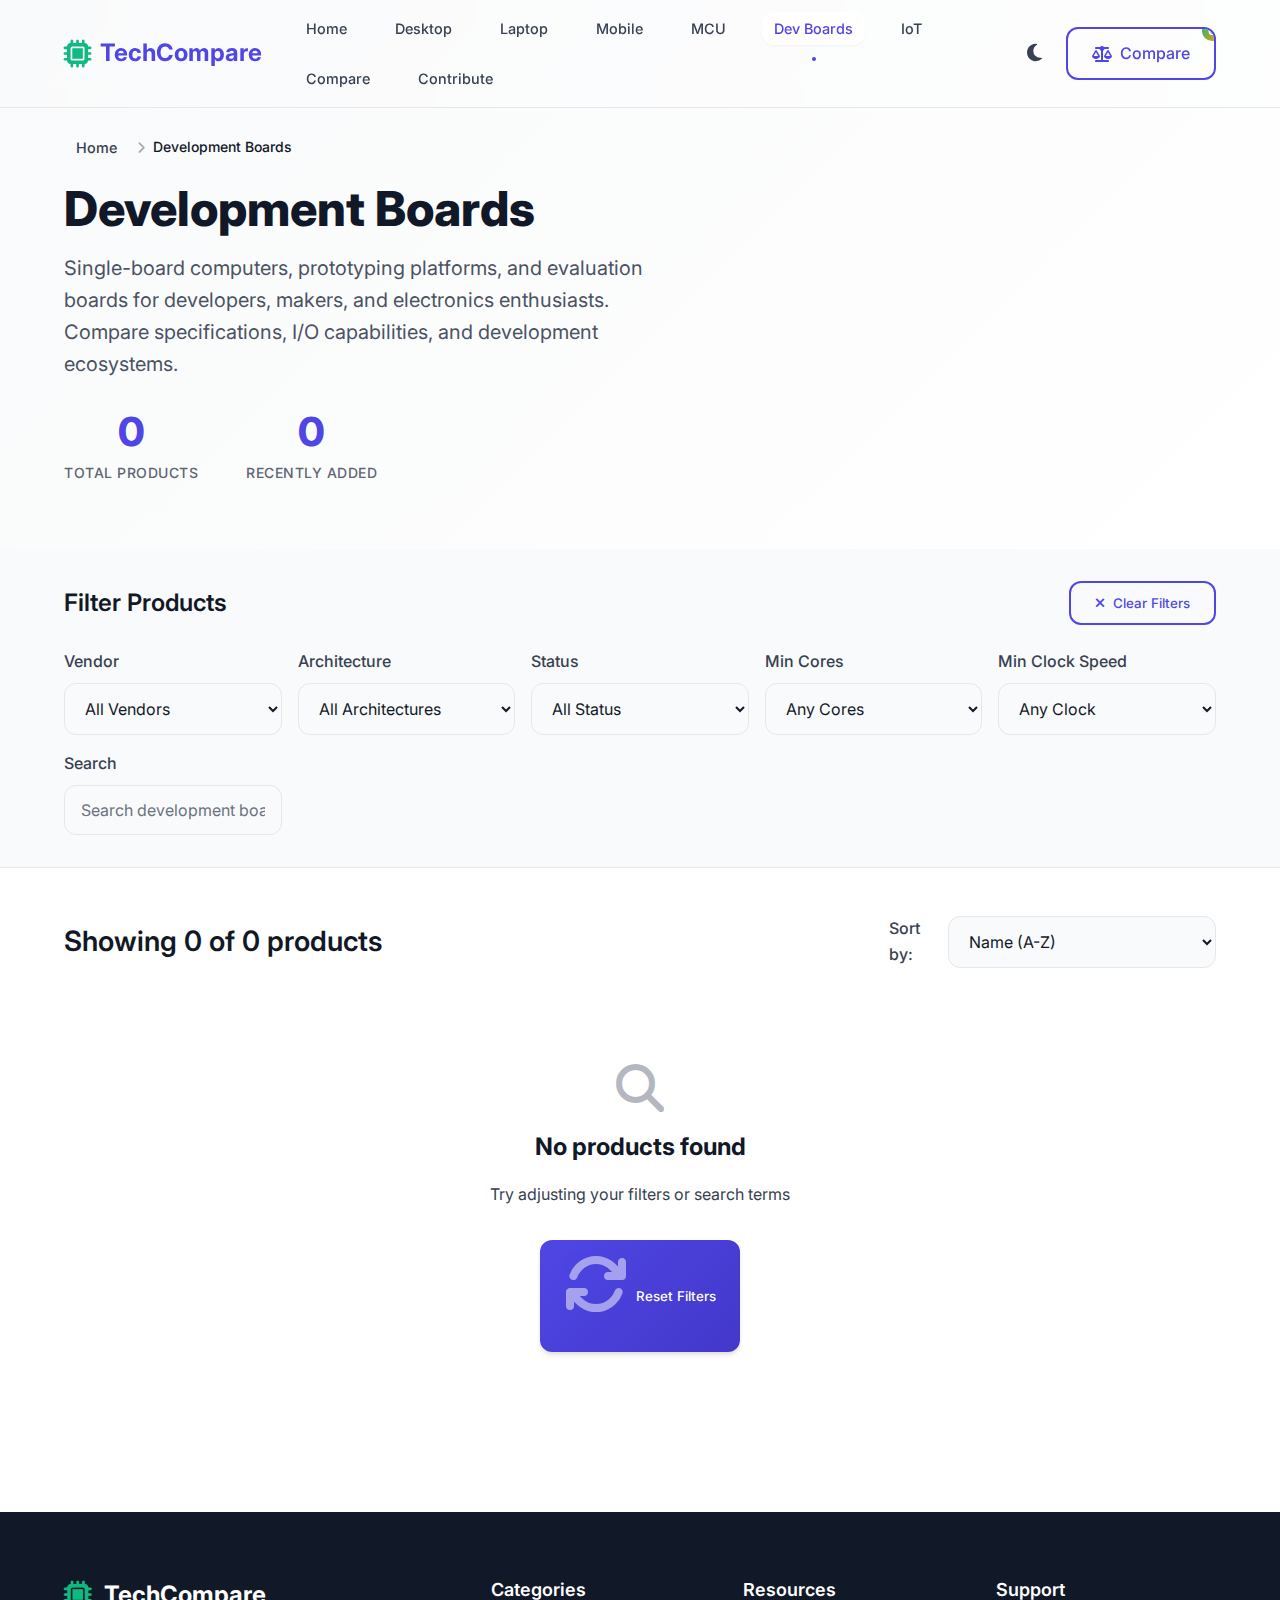
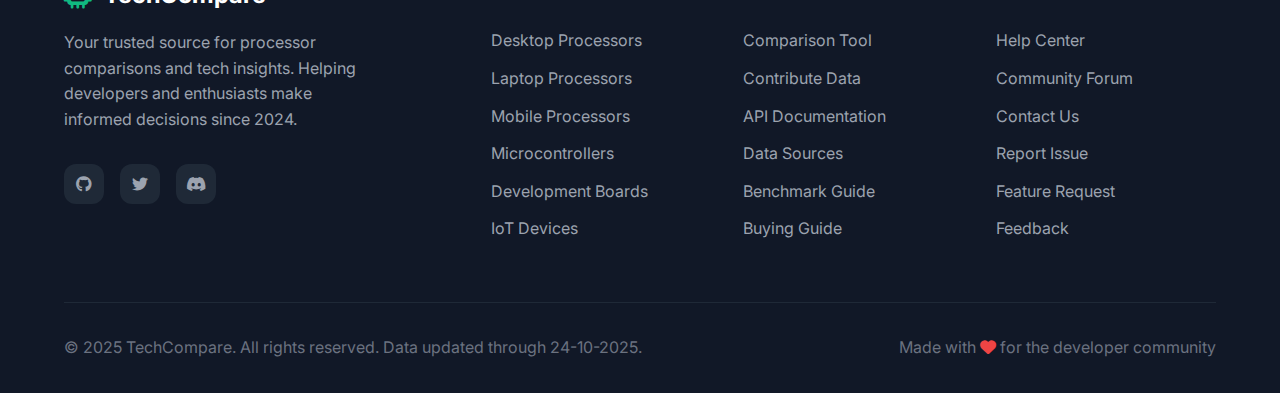
<file: dev-boards.html>
<!DOCTYPE html>
<html lang="en">
<head>
    <meta charset="UTF-8">
    <meta name="viewport" content="width=device-width, initial-scale=1.0">
    <title>Development Boards | TechCompare</title>
    <link rel="stylesheet" href="css/style.css">
    <link rel="stylesheet" href="https://cdnjs.cloudflare.com/ajax/libs/font-awesome/6.4.0/css/all.min.css">
    <link href="https://fonts.googleapis.com/css2?family=Inter:wght@300;400;500;600;700&family=JetBrains+Mono:wght@400;500&display=swap" rel="stylesheet">
</head>
<body class="light-mode">
    <!-- Header -->
    <header>
        <div class="container">
            <div class="header-content">
                <div class="logo">
                    <a href="index.html" style="text-decoration: none; color: inherit; display: flex; align-items: center; gap: 0.5rem;">
                        <i class="fas fa-microchip logo-icon"></i>
                        <span>TechCompare</span>
                    </a>
                </div>
                <nav>
                    <ul>
                        <li><a href="index.html">Home</a></li>
                        <li><a href="desktop-processors.html">Desktop</a></li>
                        <li><a href="laptop-processors.html">Laptop</a></li>
                        <li><a href="mobile-processors.html">Mobile</a></li>
                        <li><a href="microcontrollers.html">MCU</a></li>
                        <li><a href="dev-boards.html" class="active">Dev Boards</a></li>
                        <li><a href="iot-devices.html">IoT</a></li>
                        <li><a href="index.html#compare">Compare</a></li>
                        <li><a href="index.html#contribute">Contribute</a></li>
                    </ul>
                </nav>
                <div class="header-actions">
                    <button class="theme-toggle" id="themeToggle">
                        <i class="fas fa-moon"></i>
                    </button>
                    <a href="index.html#compare" class="btn btn-outline compare-badge">
                        <i class="fas fa-balance-scale"></i>
                        Compare
                        <span class="badge" id="compareCount">0</span>
                    </a>
                </div>
            </div>
        </div>
    </header>

    <!-- Category Hero -->
    <section class="category-hero" style="background: linear-gradient(135deg, var(--bg-secondary) 0%, var(--bg-primary) 100%); color: var(--text-primary);">
        <div class="container">
            <div class="category-hero-content">
                <nav class="breadcrumb">
                    <a href="index.html" style="color: var(--text-secondary);">Home</a>
                    <i class="fas fa-chevron-right" style="color: var(--text-tertiary);"></i>
                    <span style="color: var(--text-primary);">Development Boards</span>
                </nav>
                <h1>Development Boards</h1>
                <p style="color: var(--text-secondary);">Single-board computers, prototyping platforms, and evaluation boards for developers, makers, and electronics enthusiasts. Compare specifications, I/O capabilities, and development ecosystems.</p>
                <div class="category-stats">
                    <div class="category-stat">
                        <span class="stat-number" id="categoryTotal" style="color: var(--primary);">0</span>
                        <span class="stat-label" style="color: var(--text-secondary);">Total Products</span>
                    </div>
                    <div class="category-stat">
                        <span class="stat-number" id="categoryRecent" style="color: var(--primary);">0</span>
                        <span class="stat-label" style="color: var(--text-secondary);">Recently Added</span>
                    </div>
                </div>
            </div>
        </div>
    </section>

    <!-- Rest of the file remains exactly the same -->
    <!-- Filters Section -->
    <section class="filters-section">
        <div class="container">
            <div class="filters-header">
                <h2>Filter Products</h2>
                <div class="filter-actions">
                    <button class="btn btn-outline" id="clearFilters">
                        <i class="fas fa-times"></i>
                        Clear Filters
                    </button>
                </div>
            </div>
            <div class="filters-grid">
                <div class="filter-group">
                    <label for="vendorFilter">Vendor</label>
                    <select id="vendorFilter" class="form-control">
                        <option value="">All Vendors</option>
                        <option value="Raspberry Pi">Raspberry Pi</option>
                        <option value="Arduino">Arduino</option>
                        <option value="ESP32">ESP32</option>
                        <option value="BeagleBoard">BeagleBoard</option>
                        <option value="NVIDIA">NVIDIA</option>
                        <option value="Google">Google</option>
                    </select>
                </div>
                <div class="filter-group">
                    <label for="architectureFilter">Architecture</label>
                    <select id="architectureFilter" class="form-control">
                        <option value="">All Architectures</option>
                        <option value="ARM">ARM</option>
                        <option value="XTensa LX7">XTensa LX7</option>
                        <option value="RISC-V">RISC-V</option>
                        <option value="AVR">AVR</option>
                        <option value="x86">x86</option>
                    </select>
                </div>
                <div class="filter-group">
                    <label for="statusFilter">Status</label>
                    <select id="statusFilter" class="form-control">
                        <option value="">All Status</option>
                        <option value="Released">Released</option>
                        <option value="Upcoming">Upcoming</option>
                        <option value="Discontinued">Discontinued</option>
                    </select>
                </div>
                <div class="filter-group">
                    <label for="coresFilter">Min Cores</label>
                    <select id="coresFilter" class="form-control">
                        <option value="">Any Cores</option>
                        <option value="1">1+ Cores</option>
                        <option value="2">2+ Cores</option>
                        <option value="4">4+ Cores</option>
                        <option value="8">8+ Cores</option>
                    </select>
                </div>
                <div class="filter-group">
                    <label for="clockFilter">Min Clock Speed</label>
                    <select id="clockFilter" class="form-control">
                        <option value="">Any Clock</option>
                        <option value="0.016">16+ MHz</option>
                        <option value="0.1">100+ MHz</option>
                        <option value="1.0">1.0+ GHz</option>
                        <option value="2.0">2.0+ GHz</option>
                    </select>
                </div>
                <div class="filter-group">
                    <label for="searchFilter">Search</label>
                    <input type="text" id="searchFilter" class="form-control" placeholder="Search development boards...">
                </div>
            </div>
        </div>
    </section>

    <!-- Products Grid -->
    <section class="products-section">
        <div class="container">
            <div class="products-header">
                <h2 id="productsCount">All Development Boards</h2>
                <div class="sort-options">
                    <label for="sortSelect">Sort by:</label>
                    <select id="sortSelect" class="form-control">
                        <option value="name">Name (A-Z)</option>
                        <option value="name_desc">Name (Z-A)</option>
                        <option value="cores">Cores (Low to High)</option>
                        <option value="cores_desc">Cores (High to Low)</option>
                        <option value="clock">Clock Speed (Low to High)</option>
                        <option value="clock_desc">Clock Speed (High to Low)</option>
                        <option value="price">Price (Low to High)</option>
                        <option value="price_desc">Price (High to Low)</option>
                        <option value="release">Release Date (Newest)</option>
                        <option value="release_old">Release Date (Oldest)</option>
                    </select>
                </div>
            </div>

            <div id="loadingState" class="loading-state">
                <i class="fas fa-spinner fa-spin"></i>
                <p>Loading development boards...</p>
            </div>

            <div class="product-grid" id="productsGrid">
                <!-- Products will be loaded here -->
            </div>

            <div id="noProducts" class="empty-state hidden">
                <i class="fas fa-search" style="font-size: 3rem; color: var(--text-tertiary); margin-bottom: 1rem;"></i>
                <h3>No products found</h3>
                <p>Try adjusting your filters or search terms</p>
                <button class="btn btn-primary" id="resetFilters">
                    <i class="fas fa-refresh"></i>
                    Reset Filters
                </button>
            </div>

            <div class="pagination" id="pagination">
                <!-- Pagination will be loaded here -->
            </div>
        </div>
    </section>

    <!-- Footer -->
    <footer>
        <div class="container">
            <div class="footer-content">
                <div class="footer-main">
                    <div class="footer-brand">
                        <div class="logo">
                            <i class="fas fa-microchip logo-icon"></i>
                            <span>TechCompare</span>
                        </div>
                        <p>Your trusted source for processor comparisons and tech insights. Helping developers and enthusiasts make informed decisions since 2024.</p>
                        <div class="social-links">
                            <a href="#" class="social-link">
                                <i class="fab fa-github"></i>
                            </a>
                            <a href="#" class="social-link">
                                <i class="fab fa-twitter"></i>
                            </a>
                            <a href="#" class="social-link">
                                <i class="fab fa-discord"></i>
                            </a>
                        </div>
                    </div>
                    <div class="footer-links-grid">
                        <div class="footer-column">
                            <h3>Categories</h3>
                            <ul class="footer-links">
                                <li><a href="desktop-processors.html">Desktop Processors</a></li>
                                <li><a href="laptop-processors.html">Laptop Processors</a></li>
                                <li><a href="mobile-processors.html">Mobile Processors</a></li>
                                <li><a href="microcontrollers.html">Microcontrollers</a></li>
                                <li><a href="dev-boards.html">Development Boards</a></li>
                                <li><a href="iot-devices.html">IoT Devices</a></li>
                            </ul>
                        </div>
                        <div class="footer-column">
                            <h3>Resources</h3>
                            <ul class="footer-links">
                                <li><a href="index.html#compare">Comparison Tool</a></li>
                                <li><a href="index.html#contribute">Contribute Data</a></li>
                                <li><a href="#">API Documentation</a></li>
                                <li><a href="#">Data Sources</a></li>
                                <li><a href="#">Benchmark Guide</a></li>
                                <li><a href="#">Buying Guide</a></li>
                            </ul>
                        </div>
                        <div class="footer-column">
                            <h3>Support</h3>
                            <ul class="footer-links">
                                <li><a href="#">Help Center</a></li>
                                <li><a href="#">Community Forum</a></li>
                                <li><a href="#">Contact Us</a></li>
                                <li><a href="#">Report Issue</a></li>
                                <li><a href="#">Feature Request</a></li>
                                <li><a href="#">Feedback</a></li>
                            </ul>
                        </div>
                    </div>
                </div>
            </div>
            <div class="footer-bottom">
                <p>&copy; 2025 TechCompare. All rights reserved. Data updated through 24-10-2025.</p>
                <div class="footer-meta">
                    <span>Made with <i class="fas fa-heart" style="color: #ef4444;"></i> for the developer community</span>
                </div>
            </div>
        </div>
    </footer>

    <!-- Scroll to Top Button -->
    <button class="scroll-to-top" id="scrollToTop">
        <i class="fas fa-chevron-up"></i>
    </button>

    <script src="js/api.js"></script>
    <script src="js/category-page.js"></script>
</body>
</html>
</file>
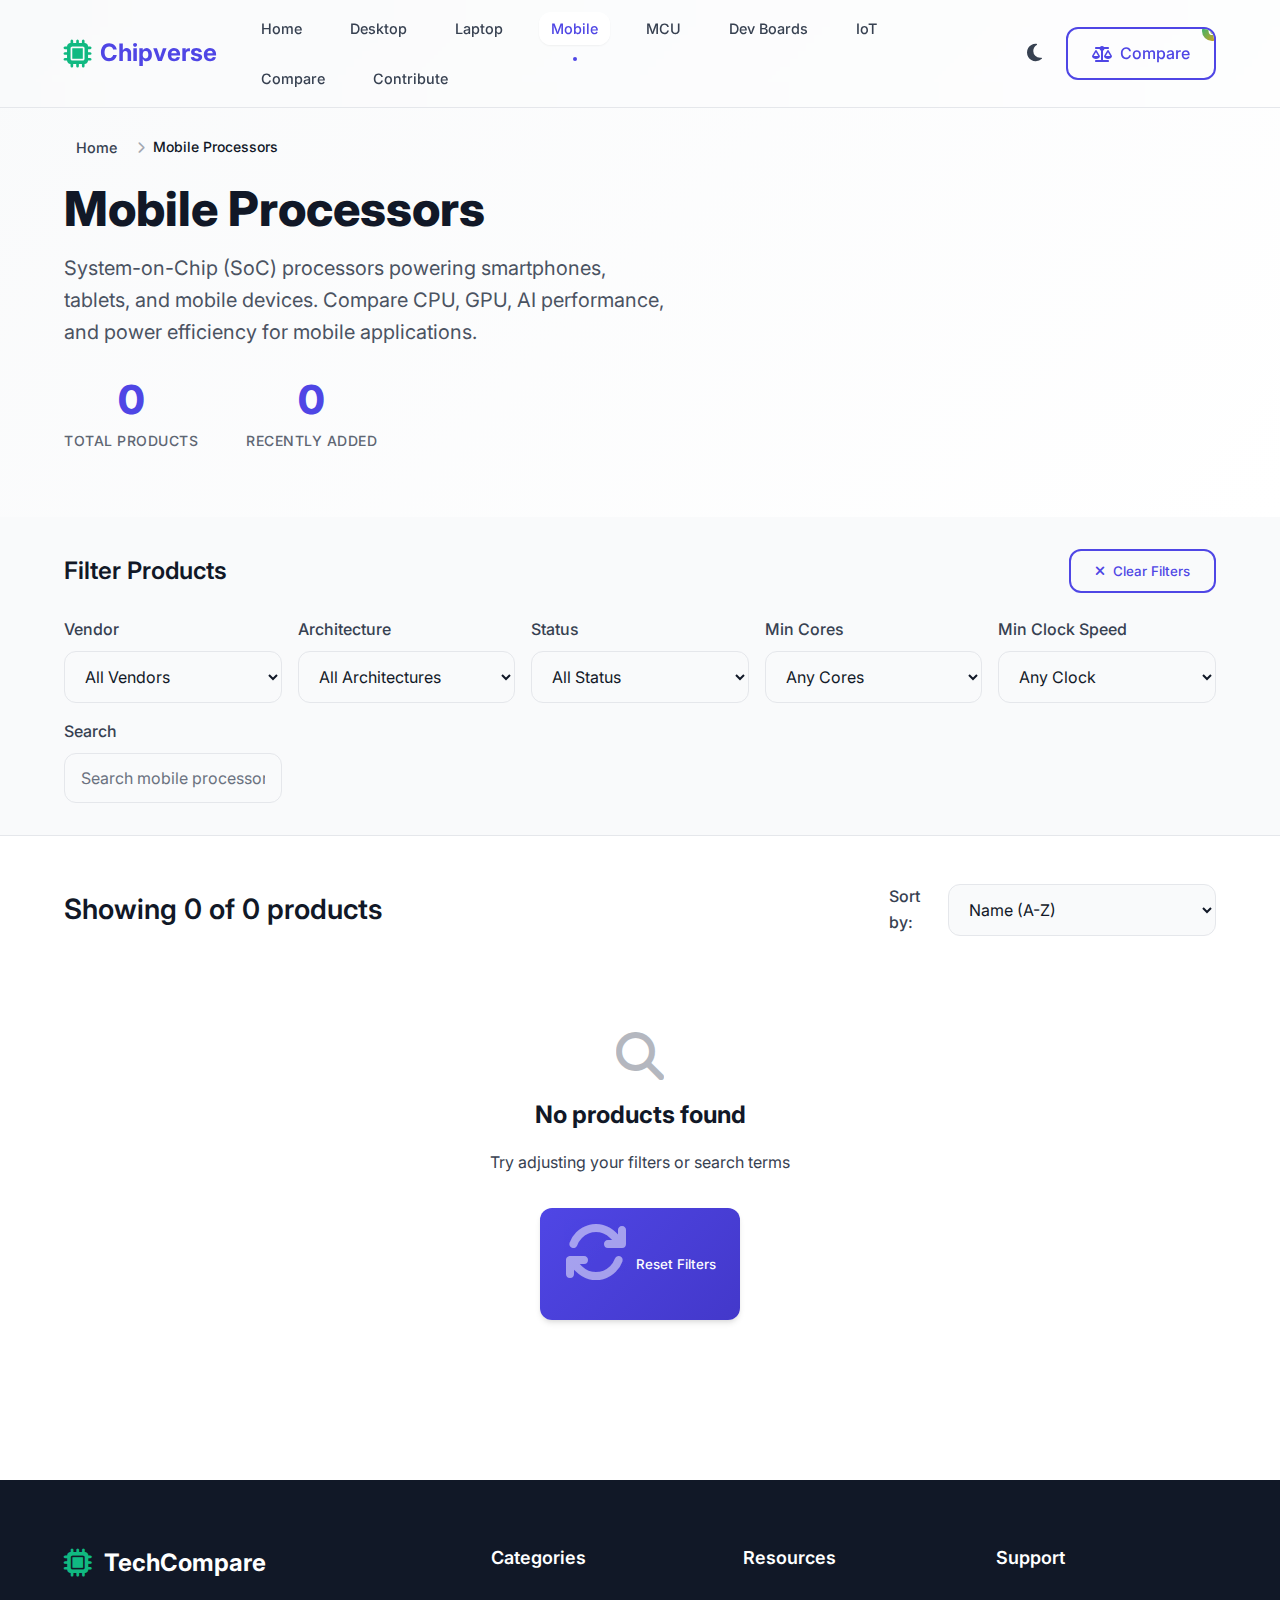
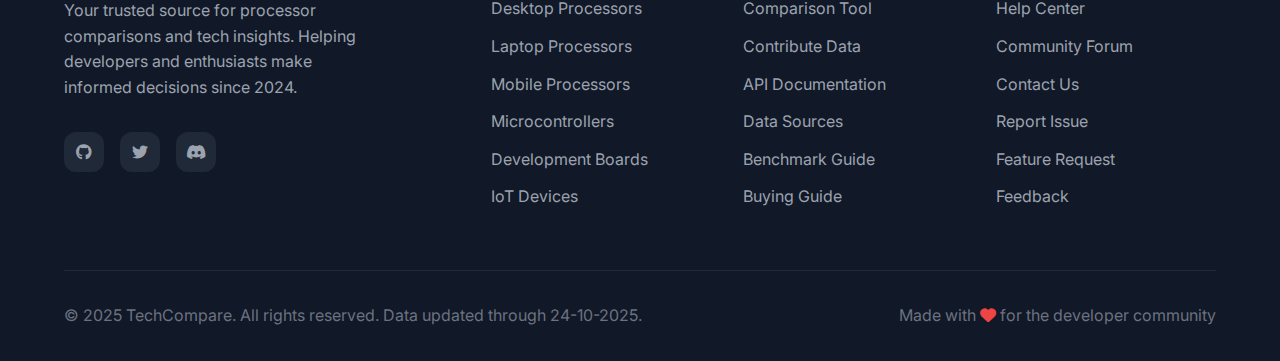
<file: mobile-processors.html>
<!DOCTYPE html>
<html lang="en">
<head>
    <meta charset="UTF-8">
    <meta name="viewport" content="width=device-width, initial-scale=1.0">
    <title>Mobile Processors | Chipverse</title>
    <link rel="stylesheet" href="css/style.css">
    <link rel="stylesheet" href="https://cdnjs.cloudflare.com/ajax/libs/font-awesome/6.4.0/css/all.min.css">
    <link href="https://fonts.googleapis.com/css2?family=Inter:wght@300;400;500;600;700&family=JetBrains+Mono:wght@400;500&display=swap" rel="stylesheet">
</head>
<body class="light-mode">
    <!-- Header -->
    <header>
        <div class="container">
            <div class="header-content">
                <div class="logo">
                    <a href="index.html" style="text-decoration: none; color: inherit; display: flex; align-items: center; gap: 0.5rem;">
                        <i class="fas fa-microchip logo-icon"></i>
                        <span>Chipverse</span>
                    </a>
                </div>
                <nav>
                    <ul>
                        <li><a href="index.html">Home</a></li>
                        <li><a href="desktop-processors.html">Desktop</a></li>
                        <li><a href="laptop-processors.html">Laptop</a></li>
                        <li><a href="mobile-processors.html" class="active">Mobile</a></li>
                        <li><a href="microcontrollers.html">MCU</a></li>
                        <li><a href="dev-boards.html">Dev Boards</a></li>
                        <li><a href="iot-devices.html">IoT</a></li>
                        <li><a href="index.html#compare">Compare</a></li>
                        <li><a href="index.html#contribute">Contribute</a></li>
                    </ul>
                </nav>
                <div class="header-actions">
                    <button class="theme-toggle" id="themeToggle">
                        <i class="fas fa-moon"></i>
                    </button>
                    <a href="index.html#compare" class="btn btn-outline compare-badge">
                        <i class="fas fa-balance-scale"></i>
                        Compare
                        <span class="badge" id="compareCount">0</span>
                    </a>
                </div>
            </div>
        </div>
    </header>

    <!-- Category Hero -->
    <section class="category-hero" style="background: linear-gradient(135deg, var(--bg-secondary) 0%, var(--bg-primary) 100%); color: var(--text-primary);">
        <div class="container">
            <div class="category-hero-content">
                <nav class="breadcrumb">
                    <a href="index.html" style="color: var(--text-secondary);">Home</a>
                    <i class="fas fa-chevron-right" style="color: var(--text-tertiary);"></i>
                    <span style="color: var(--text-primary);">Mobile Processors</span>
                </nav>
                <h1>Mobile Processors</h1>
                <p style="color: var(--text-secondary);">System-on-Chip (SoC) processors powering smartphones, tablets, and mobile devices. Compare CPU, GPU, AI performance, and power efficiency for mobile applications.</p>
                <div class="category-stats">
                    <div class="category-stat">
                        <span class="stat-number" id="categoryTotal" style="color: var(--primary);">0</span>
                        <span class="stat-label" style="color: var(--text-secondary);">Total Products</span>
                    </div>
                    <div class="category-stat">
                        <span class="stat-number" id="categoryRecent" style="color: var(--primary);">0</span>
                        <span class="stat-label" style="color: var(--text-secondary);">Recently Added</span>
                    </div>
                </div>
            </div>
        </div>
    </section>

    <!-- Rest of the file remains exactly the same -->
    <!-- Filters Section -->
    <section class="filters-section">
        <div class="container">
            <div class="filters-header">
                <h2>Filter Products</h2>
                <div class="filter-actions">
                    <button class="btn btn-outline" id="clearFilters">
                        <i class="fas fa-times"></i>
                        Clear Filters
                    </button>
                </div>
            </div>
            <div class="filters-grid">
                <div class="filter-group">
                    <label for="vendorFilter">Vendor</label>
                    <select id="vendorFilter" class="form-control">
                        <option value="">All Vendors</option>
                        <option value="Qualcomm">Qualcomm</option>
                        <option value="Apple">Apple</option>
                        <option value="MediaTek">MediaTek</option>
                        <option value="Samsung">Samsung</option>
                        <option value="Google">Google</option>
                    </select>
                </div>
                <div class="filter-group">
                    <label for="architectureFilter">Architecture</label>
                    <select id="architectureFilter" class="form-control">
                        <option value="">All Architectures</option>
                        <option value="ARM">ARM</option>
                        <option value="Apple Silicon">Apple Silicon</option>
                        <option value="Cortex-X">Cortex-X</option>
                        <option value="Cortex-A">Cortex-A</option>
                    </select>
                </div>
                <div class="filter-group">
                    <label for="statusFilter">Status</label>
                    <select id="statusFilter" class="form-control">
                        <option value="">All Status</option>
                        <option value="Released">Released</option>
                        <option value="Upcoming">Upcoming</option>
                        <option value="Discontinued">Discontinued</option>
                    </select>
                </div>
                <div class="filter-group">
                    <label for="coresFilter">Min Cores</label>
                    <select id="coresFilter" class="form-control">
                        <option value="">Any Cores</option>
                        <option value="4">4+ Cores</option>
                        <option value="6">6+ Cores</option>
                        <option value="8">8+ Cores</option>
                        <option value="10">10+ Cores</option>
                    </select>
                </div>
                <div class="filter-group">
                    <label for="clockFilter">Min Clock Speed</label>
                    <select id="clockFilter" class="form-control">
                        <option value="">Any Clock</option>
                        <option value="1.0">1.0+ GHz</option>
                        <option value="2.0">2.0+ GHz</option>
                        <option value="3.0">3.0+ GHz</option>
                        <option value="3.5">3.5+ GHz</option>
                    </select>
                </div>
                <div class="filter-group">
                    <label for="searchFilter">Search</label>
                    <input type="text" id="searchFilter" class="form-control" placeholder="Search mobile processors...">
                </div>
            </div>
        </div>
    </section>

    <!-- Products Grid -->
    <section class="products-section">
        <div class="container">
            <div class="products-header">
                <h2 id="productsCount">All Mobile Processors</h2>
                <div class="sort-options">
                    <label for="sortSelect">Sort by:</label>
                    <select id="sortSelect" class="form-control">
                        <option value="name">Name (A-Z)</option>
                        <option value="name_desc">Name (Z-A)</option>
                        <option value="cores">Cores (Low to High)</option>
                        <option value="cores_desc">Cores (High to Low)</option>
                        <option value="clock">Clock Speed (Low to High)</option>
                        <option value="clock_desc">Clock Speed (High to Low)</option>
                        <option value="price">Price (Low to High)</option>
                        <option value="price_desc">Price (High to Low)</option>
                        <option value="release">Release Date (Newest)</option>
                        <option value="release_old">Release Date (Oldest)</option>
                    </select>
                </div>
            </div>

            <div id="loadingState" class="loading-state">
                <i class="fas fa-spinner fa-spin"></i>
                <p>Loading mobile processors...</p>
            </div>

            <div class="product-grid" id="productsGrid">
                <!-- Products will be loaded here -->
            </div>

            <div id="noProducts" class="empty-state hidden">
                <i class="fas fa-search" style="font-size: 3rem; color: var(--text-tertiary); margin-bottom: 1rem;"></i>
                <h3>No products found</h3>
                <p>Try adjusting your filters or search terms</p>
                <button class="btn btn-primary" id="resetFilters">
                    <i class="fas fa-refresh"></i>
                    Reset Filters
                </button>
            </div>

            <div class="pagination" id="pagination">
                <!-- Pagination will be loaded here -->
            </div>
        </div>
    </section>

    <!-- Footer -->
    <footer>
        <div class="container">
            <div class="footer-content">
                <div class="footer-main">
                    <div class="footer-brand">
                        <div class="logo">
                            <i class="fas fa-microchip logo-icon"></i>
                            <span>TechCompare</span>
                        </div>
                        <p>Your trusted source for processor comparisons and tech insights. Helping developers and enthusiasts make informed decisions since 2024.</p>
                        <div class="social-links">
                            <a href="#" class="social-link">
                                <i class="fab fa-github"></i>
                            </a>
                            <a href="#" class="social-link">
                                <i class="fab fa-twitter"></i>
                            </a>
                            <a href="#" class="social-link">
                                <i class="fab fa-discord"></i>
                            </a>
                        </div>
                    </div>
                    <div class="footer-links-grid">
                        <div class="footer-column">
                            <h3>Categories</h3>
                            <ul class="footer-links">
                                <li><a href="desktop-processors.html">Desktop Processors</a></li>
                                <li><a href="laptop-processors.html">Laptop Processors</a></li>
                                <li><a href="mobile-processors.html">Mobile Processors</a></li>
                                <li><a href="microcontrollers.html">Microcontrollers</a></li>
                                <li><a href="dev-boards.html">Development Boards</a></li>
                                <li><a href="iot-devices.html">IoT Devices</a></li>
                            </ul>
                        </div>
                        <div class="footer-column">
                            <h3>Resources</h3>
                            <ul class="footer-links">
                                <li><a href="index.html#compare">Comparison Tool</a></li>
                                <li><a href="index.html#contribute">Contribute Data</a></li>
                                <li><a href="#">API Documentation</a></li>
                                <li><a href="#">Data Sources</a></li>
                                <li><a href="#">Benchmark Guide</a></li>
                                <li><a href="#">Buying Guide</a></li>
                            </ul>
                        </div>
                        <div class="footer-column">
                            <h3>Support</h3>
                            <ul class="footer-links">
                                <li><a href="#">Help Center</a></li>
                                <li><a href="#">Community Forum</a></li>
                                <li><a href="#">Contact Us</a></li>
                                <li><a href="#">Report Issue</a></li>
                                <li><a href="#">Feature Request</a></li>
                                <li><a href="#">Feedback</a></li>
                            </ul>
                        </div>
                    </div>
                </div>
            </div>
            <div class="footer-bottom">
                <p>&copy; 2025 TechCompare. All rights reserved. Data updated through 24-10-2025.</p>
                <div class="footer-meta">
                    <span>Made with <i class="fas fa-heart" style="color: #ef4444;"></i> for the developer community</span>
                </div>
            </div>
        </div>
    </footer>

    <!-- Scroll to Top Button -->
    <button class="scroll-to-top" id="scrollToTop">
        <i class="fas fa-chevron-up"></i>
    </button>

    <script src="js/api.js"></script>
    <script src="js/category-page.js"></script>
</body>
</html>
</file>
<file: css/style.css>
:root {
    --primary: #4f46e5;
    --primary-dark: #4338ca;
    --primary-light: #818cf8;
    --secondary: #10b981;
    --secondary-dark: #059669;
    --accent: #f59e0b;
    --accent-dark: #d97706;
    --gray-50: #f9fafb;
    --gray-100: #f3f4f6;
    --gray-200: #e5e7eb;
    --gray-300: #d1d5db;
    --gray-400: #9ca3af;
    --gray-500: #6b7280;
    --gray-600: #4b5563;
    --gray-700: #374151;
    --gray-800: #1f2937;
    --gray-900: #111827;
    --white: #ffffff;
    --black: #000000;
    --shadow-sm: 0 1px 2px 0 rgba(0, 0, 0, 0.05);
    --shadow: 0 1px 3px 0 rgba(0, 0, 0, 0.1), 0 1px 2px 0 rgba(0, 0, 0, 0.06);
    --shadow-md: 0 4px 6px -1px rgba(0, 0, 0, 0.1), 0 2px 4px -1px rgba(0, 0, 0, 0.06);
    --shadow-lg: 0 10px 15px -3px rgba(0, 0, 0, 0.1), 0 4px 6px -2px rgba(0, 0, 0, 0.05);
    --shadow-xl: 0 20px 25px -5px rgba(0, 0, 0, 0.1), 0 10px 10px -5px rgba(0, 0, 0, 0.04);
    --radius: 12px;
    --radius-lg: 16px;
    --radius-xl: 24px;
    --transition: all 0.3s cubic-bezier(0.4, 0, 0.2, 1);
    --transition-slow: all 0.5s cubic-bezier(0.4, 0, 0.2, 1);
}

.dark-mode {
    --bg-primary: var(--gray-900);
    --bg-secondary: var(--gray-800);
    --bg-tertiary: var(--gray-700);
    --text-primary: var(--white);
    --text-secondary: var(--gray-300);
    --text-tertiary: var(--gray-400);
    --border-color: var(--gray-700);
}

.light-mode {
    --bg-primary: var(--white);
    --bg-secondary: var(--gray-50);
    --bg-tertiary: var(--gray-100);
    --text-primary: var(--gray-900);
    --text-secondary: var(--gray-700);
    --text-tertiary: var(--gray-500);
    --border-color: var(--gray-200);
}

* {
    margin: 0;
    padding: 0;
    box-sizing: border-box;
}

html {
    scroll-behavior: smooth;
    scroll-padding-top: 80px;
}

body {
    font-family: 'Inter', sans-serif;
    background-color: var(--bg-primary);
    color: var(--text-primary);
    line-height: 1.6;
    transition: var(--transition-slow);
    overflow-x: hidden;
}

.container {
    width: 100%;
    max-width: 1200px;
    margin: 0 auto;
    padding: 0 1.5rem;
}

/* Header Styles */
header {
    background-color: var(--bg-secondary);
    border-bottom: 1px solid var(--border-color);
    position: fixed;
    top: 0;
    left: 0;
    right: 0;
    z-index: 1000;
    backdrop-filter: blur(10px);
    background: rgba(var(--bg-secondary-rgb), 0.95);
    transition: var(--transition);
}

.header-content {
    display: flex;
    justify-content: space-between;
    align-items: center;
    padding: 1rem 0;
    gap: 2rem;
}

.logo {
    display: flex;
    align-items: center;
    gap: 0.75rem;
    font-weight: 700;
    font-size: 1.5rem;
    color: var(--primary);
    text-decoration: none;
    transition: var(--transition);
}

.logo:hover {
    transform: translateY(-1px);
}

.logo-icon {
    color: var(--secondary);
    font-size: 1.75rem;
}

nav ul {
    display: flex;
    list-style: none;
    gap: 1.5rem;
    flex-wrap: wrap;
}

nav a {
    text-decoration: none;
    color: var(--text-secondary);
    font-weight: 500;
    font-size: 0.9rem;
    transition: var(--transition);
    position: relative;
    white-space: nowrap;
    padding: 0.5rem 0.75rem;
    border-radius: var(--radius);
}

nav a:hover, nav a.active {
    color: var(--primary);
    background: var(--bg-primary);
    box-shadow: var(--shadow-sm);
}

nav a.active::after {
    content: '';
    position: absolute;
    bottom: -1rem;
    left: 50%;
    transform: translateX(-50%);
    width: 4px;
    height: 4px;
    background-color: var(--primary);
    border-radius: 50%;
}

.header-actions {
    display: flex;
    align-items: center;
    gap: 1rem;
    flex-shrink: 0;
}

.theme-toggle {
    background: none;
    border: none;
    color: var(--text-secondary);
    cursor: pointer;
    font-size: 1.25rem;
    transition: var(--transition);
    padding: 0.5rem;
    border-radius: var(--radius);
}

.theme-toggle:hover {
    color: var(--primary);
    background: var(--bg-primary);
}

.compare-badge {
    position: relative;
    text-decoration: none;
}

.badge {
    position: absolute;
    top: -8px;
    right: -8px;
    background: linear-gradient(135deg, var(--secondary), var(--accent));
    color: white;
    border-radius: 50%;
    width: 20px;
    height: 20px;
    display: flex;
    align-items: center;
    justify-content: center;
    font-size: 0.75rem;
    font-weight: 600;
    animation: pulse 2s infinite;
}

@keyframes pulse {
    0%, 100% { transform: scale(1); }
    50% { transform: scale(1.1); }
}

/* Button Styles */
.btn {
    display: inline-flex;
    align-items: center;
    justify-content: center;
    gap: 0.5rem;
    padding: 0.75rem 1.5rem;
    border-radius: var(--radius);
    font-weight: 500;
    cursor: pointer;
    transition: var(--transition);
    border: none;
    font-family: inherit;
    text-decoration: none;
    position: relative;
    overflow: hidden;
}

.btn::before {
    content: '';
    position: absolute;
    top: 0;
    left: -100%;
    width: 100%;
    height: 100%;
    background: linear-gradient(90deg, transparent, rgba(255,255,255,0.2), transparent);
    transition: left 0.5s;
}

.btn:hover::before {
    left: 100%;
}

.btn-primary {
    background: linear-gradient(135deg, var(--primary), var(--primary-dark));
    color: white;
    box-shadow: var(--shadow-md);
}

.btn-primary:hover {
    transform: translateY(-2px);
    box-shadow: var(--shadow-lg);
}

.btn-secondary {
    background: var(--bg-tertiary);
    color: var(--text-primary);
    border: 1px solid var(--border-color);
}

.btn-secondary:hover {
    background: var(--bg-secondary);
    transform: translateY(-2px);
    box-shadow: var(--shadow);
}

.btn-outline {
    background: transparent;
    color: var(--primary);
    border: 2px solid var(--primary);
}

.btn-outline:hover {
    background: var(--primary);
    color: white;
    transform: translateY(-2px);
}

.btn-sm {
    padding: 0.5rem 1rem;
    font-size: 0.875rem;
}

.btn-large {
    padding: 1rem 2rem;
    font-size: 1.125rem;
}

.hero-btn {
    padding: 1rem 2rem;
    font-size: 1.125rem;
    border-radius: var(--radius-lg);
}

/* Hero Section */
.hero {
    padding: 8rem 0 4rem;
    background: linear-gradient(135deg, var(--bg-secondary) 0%, var(--bg-primary) 100%);
    position: relative;
    overflow: hidden;
}

.hero-content {
    text-align: center;
    max-width: 800px;
    margin: 0 auto;
    position: relative;
    z-index: 2;
}

.hero-title {
    font-size: clamp(2.5rem, 5vw, 4rem);
    font-weight: 800;
    line-height: 1.1;
    margin-bottom: 1.5rem;
}

.title-line {
    display: block;
}

.title-line.accent {
    background: linear-gradient(135deg, var(--primary), var(--accent));
    -webkit-background-clip: text;
    -webkit-text-fill-color: transparent;
    background-clip: text;
}

.hero-description {
    font-size: 1.25rem;
    color: var(--text-secondary);
    margin-bottom: 2.5rem;
    max-width: 600px;
    margin-left: auto;
    margin-right: auto;
}

.hero-actions {
    display: flex;
    gap: 1rem;
    justify-content: center;
    flex-wrap: wrap;
}

.hero-background {
    position: absolute;
    top: 0;
    left: 0;
    right: 0;
    bottom: 0;
    overflow: hidden;
    pointer-events: none;
}

.floating-chip {
    position: absolute;
    width: 60px;
    height: 60px;
    background: linear-gradient(135deg, var(--primary-light), var(--primary));
    border-radius: 16px;
    opacity: 0.1;
    animation: float 6s ease-in-out infinite;
}

.floating-chip:nth-child(1) {
    top: 20%;
    left: 10%;
    animation-delay: 0s;
}

.floating-chip:nth-child(2) {
    top: 60%;
    right: 15%;
    animation-delay: 2s;
    background: linear-gradient(135deg, var(--secondary), var(--accent));
}

.floating-chip:nth-child(3) {
    bottom: 20%;
    left: 20%;
    animation-delay: 4s;
    background: linear-gradient(135deg, var(--accent), var(--primary));
}

@keyframes float {
    0%, 100% { transform: translateY(0px) rotate(0deg); }
    50% { transform: translateY(-20px) rotate(5deg); }
}

/* Quick Access Section */
.quick-access {
    padding: 4rem 0;
    background: var(--bg-secondary);
}

.category-quick-links {
    display: grid;
    grid-template-columns: repeat(auto-fit, minmax(280px, 1fr));
    gap: 1.5rem;
    margin-top: 2rem;
}

.category-link {
    display: flex;
    align-items: center;
    gap: 1rem;
    padding: 1.5rem;
    background: var(--bg-primary);
    border: 1px solid var(--border-color);
    border-radius: var(--radius-lg);
    text-decoration: none;
    color: var(--text-primary);
    transition: var(--transition);
    position: relative;
    overflow: hidden;
}

.category-link::before {
    content: '';
    position: absolute;
    top: 0;
    left: -100%;
    width: 100%;
    height: 100%;
    background: linear-gradient(90deg, transparent, rgba(79, 70, 229, 0.05), transparent);
    transition: left 0.6s;
}

.category-link:hover::before {
    left: 100%;
}

.category-link:hover {
    transform: translateY(-4px);
    box-shadow: var(--shadow-lg);
    border-color: var(--primary);
}

.category-icon {
    width: 60px;
    height: 60px;
    background: linear-gradient(135deg, var(--primary-light), var(--primary));
    border-radius: var(--radius);
    display: flex;
    align-items: center;
    justify-content: center;
    color: white;
    font-size: 1.5rem;
    flex-shrink: 0;
}

.category-name {
    font-weight: 600;
    font-size: 1.125rem;
    flex: 1;
}

.category-count {
    background: var(--bg-tertiary);
    color: var(--text-secondary);
    padding: 0.25rem 0.75rem;
    border-radius: 20px;
    font-size: 0.875rem;
    font-weight: 600;
}

/* Stats Section */
.stats-section {
    padding: 4rem 0;
    background: var(--bg-primary);
}

.stats-grid {
    display: grid;
    grid-template-columns: repeat(auto-fit, minmax(250px, 1fr));
    gap: 1.5rem;
}

.stat-card {
    background: var(--bg-secondary);
    padding: 2rem;
    border-radius: var(--radius-lg);
    border: 1px solid var(--border-color);
    transition: var(--transition);
    display: flex;
    align-items: center;
    gap: 1.5rem;
}

.stat-card:hover {
    transform: translateY(-4px);
    box-shadow: var(--shadow-lg);
    border-color: var(--primary-light);
}

.stat-icon {
    width: 70px;
    height: 70px;
    background: linear-gradient(135deg, var(--primary-light), var(--primary));
    border-radius: var(--radius);
    display: flex;
    align-items: center;
    justify-content: center;
    color: white;
    font-size: 1.75rem;
    flex-shrink: 0;
}

.stat-content {
    flex: 1;
}

.stat-number {
    font-size: 2.5rem;
    font-weight: 800;
    color: var(--primary);
    line-height: 1;
    margin-bottom: 0.5rem;
}

.stat-label {
    color: var(--text-secondary);
    font-weight: 500;
}

/* Section Styles */
section {
    padding: 5rem 0;
}

.category-section {
    padding: 4rem 0;
}

.category-section:nth-child(even) {
    background: var(--bg-secondary);
}

.section-header {
    text-align: center;
    margin-bottom: 3rem;
    max-width: 800px;
    margin-left: auto;
    margin-right: auto;
}

.category-badge {
    display: inline-block;
    background: linear-gradient(135deg, var(--primary), var(--accent));
    color: white;
    padding: 0.5rem 1.5rem;
    border-radius: 20px;
    font-size: 0.875rem;
    font-weight: 600;
    margin-bottom: 1rem;
    text-transform: uppercase;
    letter-spacing: 0.5px;
}

.section-header h2 {
    font-size: 2.5rem;
    font-weight: 700;
    margin-bottom: 1rem;
    line-height: 1.2;
}

.section-header p {
    font-size: 1.125rem;
    color: var(--text-secondary);
    line-height: 1.6;
}

.section-footer {
    text-align: center;
    margin-top: 3rem;
}

.view-all-btn {
    padding: 1rem 2rem;
    font-size: 1.125rem;
}

/* Product Grid */
.product-grid {
    display: grid;
    grid-template-columns: repeat(auto-fill, minmax(300px, 1fr));
    gap: 2rem;
}

.product-card {
    background: var(--bg-primary);
    border-radius: var(--radius-lg);
    overflow: hidden;
    box-shadow: var(--shadow);
    transition: var(--transition);
    border: 1px solid var(--border-color);
    position: relative;
}

.product-card:hover {
    transform: translateY(-8px);
    box-shadow: var(--shadow-xl);
    border-color: var(--primary-light);
}

.product-image {
    height: 200px;
    background: linear-gradient(135deg, var(--bg-tertiary), var(--bg-secondary));
    display: flex;
    align-items: center;
    justify-content: center;
    position: relative;
    overflow: hidden;
}

.product-image img {
    max-width: 80%;
    max-height: 80%;
    object-fit: contain;
    transition: var(--transition);
}

.product-card:hover .product-image img {
    transform: scale(1.1);
}

.product-badge {
    position: absolute;
    top: 1rem;
    right: 1rem;
    background: linear-gradient(135deg, var(--secondary), var(--accent));
    color: white;
    padding: 0.5rem 1rem;
    border-radius: 20px;
    font-size: 0.75rem;
    font-weight: 600;
    box-shadow: var(--shadow);
}

.product-content {
    padding: 1.5rem;
}

.product-vendor {
    color: var(--text-tertiary);
    font-size: 0.875rem;
    font-weight: 500;
    margin-bottom: 0.5rem;
    text-transform: uppercase;
    letter-spacing: 0.5px;
}

.product-name {
    font-size: 1.25rem;
    font-weight: 600;
    margin-bottom: 1rem;
    line-height: 1.3;
}

.product-specs {
    display: flex;
    flex-wrap: wrap;
    gap: 1rem;
    margin-bottom: 1.5rem;
}

.spec-item {
    display: flex;
    align-items: center;
    gap: 0.5rem;
    font-size: 0.875rem;
    color: var(--text-secondary);
}

.spec-item i {
    color: var(--primary);
    width: 16px;
}

.product-price {
    font-size: 1.5rem;
    font-weight: 700;
    color: var(--primary);
    margin-bottom: 1.5rem;
}

.product-actions {
    display: flex;
    gap: 0.75rem;
}

/* Compare Section */
.compare-section {
    padding: 5rem 0;
    background: linear-gradient(135deg, var(--bg-secondary) 0%, var(--bg-primary) 100%);
}

.compare-container {
    background: var(--bg-primary);
    border-radius: var(--radius-xl);
    padding: 2rem;
    box-shadow: var(--shadow-xl);
    border: 1px solid var(--border-color);
}

.compare-header {
    display: flex;
    justify-content: space-between;
    align-items: center;
    margin-bottom: 2rem;
    padding-bottom: 1.5rem;
    border-bottom: 1px solid var(--border-color);
}

.compare-header h3 {
    font-size: 1.5rem;
    font-weight: 600;
}

.compare-actions {
    display: flex;
    align-items: center;
    gap: 1.5rem;
}

.compare-count {
    color: var(--text-secondary);
    font-weight: 500;
}

.compare-grid {
    display: grid;
    grid-template-columns: repeat(auto-fit, minmax(280px, 1fr));
    gap: 1.5rem;
    min-height: 300px;
}

.compare-item {
    background: var(--bg-secondary);
    border-radius: var(--radius-lg);
    padding: 1.5rem;
    border: 1px solid var(--border-color);
    transition: var(--transition);
    position: relative;
}

.compare-item:hover {
    border-color: var(--primary);
    transform: translateY(-2px);
}

.compare-item-header {
    display: flex;
    align-items: center;
    gap: 1rem;
    margin-bottom: 1.5rem;
}

.compare-item-image {
    width: 70px;
    height: 70px;
    background: var(--bg-tertiary);
    border-radius: var(--radius);
    display: flex;
    align-items: center;
    justify-content: center;
    flex-shrink: 0;
}

.compare-item-image img {
    max-width: 80%;
    max-height: 80%;
}

.compare-item-name {
    font-weight: 600;
    font-size: 1.125rem;
    flex: 1;
}

.compare-specs {
    display: grid;
    gap: 1rem;
}

.compare-spec {
    display: flex;
    justify-content: space-between;
    padding-bottom: 0.75rem;
    border-bottom: 1px solid var(--border-color);
}

.compare-spec-name {
    color: var(--text-secondary);
    font-weight: 500;
}

.compare-spec-value {
    font-weight: 600;
    color: var(--text-primary);
}

.empty-compare {
    text-align: center;
    padding: 3rem;
    color: var(--text-secondary);
    grid-column: 1 / -1;
}

.empty-icon {
    font-size: 4rem;
    margin-bottom: 1.5rem;
    color: var(--gray-400);
    opacity: 0.5;
}

.empty-compare h4 {
    font-size: 1.5rem;
    margin-bottom: 1rem;
    color: var(--text-primary);
}

.empty-compare p {
    margin-bottom: 2rem;
    max-width: 400px;
    margin-left: auto;
    margin-right: auto;
}

/* Contribute Section */
.contribute-section {
    padding: 5rem 0;
    background: var(--bg-secondary);
}

.contribute-content {
    display: grid;
    grid-template-columns: 2fr 1fr;
    gap: 4rem;
    align-items: center;
}

.contribute-text {
    text-align: left;
}

.contribute-features {
    display: grid;
    gap: 1.5rem;
    margin-top: 2rem;
}

.feature {
    display: flex;
    align-items: flex-start;
    gap: 1rem;
    padding: 1.5rem;
    background: var(--bg-primary);
    border-radius: var(--radius-lg);
    border: 1px solid var(--border-color);
    transition: var(--transition);
}

.feature:hover {
    transform: translateX(8px);
    border-color: var(--primary);
}

.feature i {
    font-size: 1.5rem;
    color: var(--primary);
    margin-top: 0.25rem;
    flex-shrink: 0;
}

.feature h4 {
    font-size: 1.125rem;
    font-weight: 600;
    margin-bottom: 0.5rem;
}

.feature p {
    color: var(--text-secondary);
    line-height: 1.5;
}

.contribute-actions {
    display: flex;
    flex-direction: column;
    gap: 1rem;
}

.contribute-btn {
    padding: 1.5rem 2rem;
    font-size: 1.125rem;
    border-radius: var(--radius-lg);
    text-align: center;
}

/* Footer */
footer {
    background: var(--gray-900);
    color: var(--gray-300);
    padding: 4rem 0 2rem;
}

.footer-main {
    display: grid;
    grid-template-columns: 1fr 2fr;
    gap: 4rem;
    margin-bottom: 3rem;
}

.footer-brand {
    max-width: 300px;
}

.footer-brand .logo {
    color: white;
    margin-bottom: 1rem;
}

.footer-brand p {
    color: var(--gray-400);
    line-height: 1.6;
    margin-bottom: 2rem;
}

.social-links {
    display: flex;
    gap: 1rem;
}

.social-link {
    display: flex;
    align-items: center;
    justify-content: center;
    width: 40px;
    height: 40px;
    background: var(--gray-800);
    color: var(--gray-400);
    border-radius: var(--radius);
    text-decoration: none;
    transition: var(--transition);
}

.social-link:hover {
    background: var(--primary);
    color: white;
    transform: translateY(-2px);
}

.footer-links-grid {
    display: grid;
    grid-template-columns: repeat(3, 1fr);
    gap: 2rem;
}

.footer-column h3 {
    color: white;
    font-size: 1.125rem;
    font-weight: 600;
    margin-bottom: 1.5rem;
}

.footer-links {
    list-style: none;
}

.footer-links li {
    margin-bottom: 0.75rem;
}

.footer-links a {
    color: var(--gray-400);
    text-decoration: none;
    transition: var(--transition);
}

.footer-links a:hover {
    color: white;
}

.footer-bottom {
    border-top: 1px solid var(--gray-800);
    padding-top: 2rem;
    display: flex;
    justify-content: space-between;
    align-items: center;
    color: var(--gray-500);
}

.footer-meta {
    display: flex;
    align-items: center;
    gap: 0.5rem;
}

/* Modal Styles */
.modal {
    position: fixed;
    top: 0;
    left: 0;
    width: 100%;
    height: 100%;
    background: rgba(0, 0, 0, 0.5);
    backdrop-filter: blur(8px);
    display: flex;
    align-items: center;
    justify-content: center;
    z-index: 2000;
    opacity: 0;
    visibility: hidden;
    transition: all 0.3s ease;
}

.modal.active {
    opacity: 1;
    visibility: visible;
}

.modal-content {
    background: var(--bg-primary);
    border-radius: var(--radius-xl);
    padding: 2.5rem;
    max-width: 600px;
    width: 95%;
    max-height: 90vh;
    overflow-y: auto;
    box-shadow: var(--shadow-xl);
    transform: scale(0.9) translateY(20px);
    transition: all 0.3s cubic-bezier(0.4, 0, 0.2, 1);
    border: 1px solid var(--border-color);
}

.modal.active .modal-content {
    transform: scale(1) translateY(0);
}

.modal-header {
    display: flex;
    justify-content: space-between;
    align-items: center;
    margin-bottom: 2rem;
    padding-bottom: 1.5rem;
    border-bottom: 1px solid var(--border-color);
}

.modal-title {
    font-size: 1.5rem;
    font-weight: 600;
}

.modal-close {
    background: none;
    border: none;
    font-size: 1.25rem;
    color: var(--text-tertiary);
    cursor: pointer;
    transition: var(--transition);
    padding: 0.5rem;
    border-radius: var(--radius);
}

.modal-close:hover {
    color: var(--text-primary);
    background: var(--bg-tertiary);
}

.form-row {
    display: grid;
    grid-template-columns: 1fr 1fr;
    gap: 1.5rem;
}

.form-group {
    margin-bottom: 1.5rem;
}

.form-group label {
    display: block;
    margin-bottom: 0.5rem;
    font-weight: 500;
    color: var(--text-secondary);
}

.form-control {
    width: 100%;
    padding: 0.875rem 1rem;
    border-radius: var(--radius);
    border: 1px solid var(--border-color);
    background: var(--bg-secondary);
    color: var(--text-primary);
    font-family: inherit;
    transition: var(--transition);
    font-size: 1rem;
}

.form-control:focus {
    outline: none;
    border-color: var(--primary);
    box-shadow: 0 0 0 3px rgba(79, 70, 229, 0.1);
    background: var(--bg-primary);
}

.form-control::placeholder {
    color: var(--text-tertiary);
}

.image-upload {
    border: 2px dashed var(--border-color);
    border-radius: var(--radius);
    padding: 2.5rem;
    text-align: center;
    cursor: pointer;
    transition: var(--transition);
    background: var(--bg-secondary);
}

.image-upload:hover {
    border-color: var(--primary);
    background: var(--bg-tertiary);
}

.image-upload i {
    font-size: 2.5rem;
    color: var(--text-tertiary);
    margin-bottom: 1rem;
}

.image-preview {
    max-width: 100%;
    max-height: 200px;
    margin-top: 1rem;
    border-radius: var(--radius);
    display: none;
}

.image-preview.show {
    display: block;
}

.form-actions {
    text-align: center;
    margin-top: 2rem;
}

/* Import Options */
.import-options {
    display: grid;
    gap: 1.5rem;
    margin-bottom: 2rem;
}

.import-option {
    padding: 1.5rem;
    border: 1px solid var(--border-color);
    border-radius: var(--radius-lg);
    transition: var(--transition);
}

.import-option.active {
    border-color: var(--primary);
    background: var(--bg-secondary);
}

.option-header {
    display: flex;
    align-items: center;
    gap: 1rem;
    margin-bottom: 1rem;
}

.option-header i {
    font-size: 2rem;
    color: var(--primary);
}

.option-header h4 {
    font-size: 1.125rem;
    font-weight: 600;
}

.import-option p {
    color: var(--text-secondary);
    margin-bottom: 1rem;
}

/* Scroll to Top */
.scroll-to-top {
    position: fixed;
    bottom: 2rem;
    right: 2rem;
    width: 50px;
    height: 50px;
    background: linear-gradient(135deg, var(--primary), var(--primary-dark));
    color: white;
    border: none;
    border-radius: 50%;
    cursor: pointer;
    transition: var(--transition);
    opacity: 0;
    visibility: hidden;
    z-index: 1000;
    box-shadow: var(--shadow-lg);
}

.scroll-to-top.visible {
    opacity: 1;
    visibility: visible;
}

.scroll-to-top:hover {
    transform: translateY(-4px);
    box-shadow: var(--shadow-xl);
}

/* Category Hero */
.category-hero {
    padding: 8rem 0 4rem;
    background: linear-gradient(135deg, var(--primary) 0%, var(--primary-dark) 100%);
    color: white;
}

.category-hero-content h1 {
    font-size: 3rem;
    font-weight: 800;
    margin-bottom: 1rem;
    line-height: 1.1;
}

.category-hero-content p {
    font-size: 1.25rem;
    opacity: 0.9;
    max-width: 600px;
    margin-bottom: 2rem;
}

.category-stats {
    display: flex;
    gap: 3rem;
}

.category-stat {
    text-align: center;
}

.stat-number {
    display: block;
    font-size: 2.5rem;
    font-weight: 800;
    line-height: 1;
}

.stat-label {
    font-size: 0.875rem;
    opacity: 0.8;
    text-transform: uppercase;
    letter-spacing: 0.5px;
}

/* Filters Section */
.filters-section {
    padding: 2rem 0;
    background: var(--bg-secondary);
    border-bottom: 1px solid var(--border-color);
}

.filters-header {
    display: flex;
    justify-content: space-between;
    align-items: center;
    margin-bottom: 1.5rem;
}

.filters-header h2 {
    font-size: 1.5rem;
    font-weight: 600;
}

.filters-grid {
    display: grid;
    grid-template-columns: repeat(auto-fit, minmax(200px, 1fr));
    gap: 1rem;
}

.filter-group label {
    display: block;
    margin-bottom: 0.5rem;
    font-weight: 500;
    color: var(--text-secondary);
}

/* Products Section */
.products-section {
    padding: 3rem 0;
}

.products-header {
    display: flex;
    justify-content: space-between;
    align-items: center;
    margin-bottom: 2rem;
    flex-wrap: wrap;
    gap: 1rem;
}

.products-header h2 {
    font-size: 1.75rem;
    font-weight: 600;
}

.sort-options {
    display: flex;
    align-items: center;
    gap: 0.75rem;
}

.sort-options label {
    font-weight: 500;
    color: var(--text-secondary);
}

.sort-options select {
    min-width: 200px;
}

/* Pagination */
.pagination {
    display: flex;
    justify-content: center;
    align-items: center;
    gap: 0.5rem;
    margin-top: 3rem;
}

.pagination-btn {
    padding: 0.75rem 1rem;
    border: 1px solid var(--border-color);
    background: var(--bg-primary);
    color: var(--text-primary);
    border-radius: var(--radius);
    cursor: pointer;
    transition: var(--transition);
    font-weight: 500;
}

.pagination-btn:hover:not(:disabled) {
    background: var(--bg-secondary);
    border-color: var(--primary);
}

.pagination-btn.active {
    background: var(--primary);
    color: white;
    border-color: var(--primary);
}

.pagination-btn:disabled {
    opacity: 0.5;
    cursor: not-allowed;
}

.pagination-info {
    margin: 0 1rem;
    color: var(--text-secondary);
    font-size: 0.875rem;
}

/* Breadcrumb */
.breadcrumb {
    display: flex;
    align-items: center;
    gap: 0.5rem;
    margin-bottom: 1rem;
    font-size: 0.875rem;
}

.breadcrumb a {
    color: rgba(255, 255, 255, 0.8);
    text-decoration: none;
    transition: var(--transition);
}

.breadcrumb a:hover {
    color: white;
}

.breadcrumb i {
    font-size: 0.75rem;
    opacity: 0.6;
}

.breadcrumb span {
    color: white;
    font-weight: 500;
}

/* Empty State */
.empty-state {
    text-align: center;
    padding: 4rem 2rem;
    color: var(--text-secondary);
}

.empty-state i {
    font-size: 4rem;
    margin-bottom: 1.5rem;
    opacity: 0.5;
}

.empty-state h3 {
    font-size: 1.5rem;
    margin-bottom: 1rem;
    color: var(--text-primary);
}

.empty-state p {
    margin-bottom: 2rem;
    max-width: 400px;
    margin-left: auto;
    margin-right: auto;
}

/* Animation for new elements */
.fade-in {
    animation: fadeIn 0.5s ease-in-out;
}

.slide-in {
    animation: slideIn 0.3s ease-out;
}

@keyframes fadeIn {
    from { opacity: 0; transform: translateY(20px); }
    to { opacity: 1; transform: translateY(0); }
}

@keyframes slideIn {
    from { transform: translateX(-20px); opacity: 0; }
    to { transform: translateX(0); opacity: 1; }
}

/* Loading State */
.loading-state {
    text-align: center;
    padding: 3rem;
    color: var(--text-secondary);
}

.loading-state i {
    font-size: 2rem;
    margin-bottom: 1rem;
    color: var(--primary);
    animation: spin 1s linear infinite;
}

@keyframes spin {
    from { transform: rotate(0deg); }
    to { transform: rotate(360deg); }
}

/* Error State */
.error-state {
    text-align: center;
    padding: 3rem;
    color: var(--text-secondary);
}

.error-state i {
    font-size: 3rem;
    margin-bottom: 1rem;
    color: var(--secondary);
}

/* Utility Classes */
.text-center {
    text-align: center;
}

.mt-1 { margin-top: 0.5rem; }
.mt-2 { margin-top: 1rem; }
.mt-3 { margin-top: 1.5rem; }
.mt-4 { margin-top: 2rem; }
.mb-1 { margin-bottom: 0.5rem; }
.mb-2 { margin-bottom: 1rem; }
.mb-3 { margin-bottom: 1.5rem; }
.mb-4 { margin-bottom: 2rem; }

.hidden {
    display: none;
}

/* Responsive Styles */
@media (max-width: 1024px) {
    .header-content {
        flex-wrap: wrap;
    }
    
    nav ul {
        order: 3;
        width: 100%;
        justify-content: center;
        margin-top: 1rem;
    }
    
    .contribute-content {
        grid-template-columns: 1fr;
        gap: 2rem;
        text-align: center;
    }
    
    .footer-main {
        grid-template-columns: 1fr;
        gap: 3rem;
    }
    
    .footer-links-grid {
        grid-template-columns: repeat(2, 1fr);
    }
}

@media (max-width: 768px) {
    .container {
        padding: 0 1rem;
    }
    
    .hero {
        padding: 6rem 0 3rem;
    }
    
    .hero-actions {
        flex-direction: column;
        align-items: center;
    }
    
    .hero-btn {
        width: 100%;
        max-width: 300px;
    }
    
    .category-quick-links {
        grid-template-columns: 1fr;
    }
    
    .stats-grid {
        grid-template-columns: 1fr;
    }
    
    .product-grid {
        grid-template-columns: 1fr;
    }
    
    .form-row {
        grid-template-columns: 1fr;
    }
    
    .compare-header {
        flex-direction: column;
        gap: 1rem;
        align-items: flex-start;
    }
    
    .compare-actions {
        width: 100%;
        justify-content: space-between;
    }
    
    .footer-links-grid {
        grid-template-columns: 1fr;
    }
    
    .footer-bottom {
        flex-direction: column;
        gap: 1rem;
        text-align: center;
    }
    
    .category-hero-content h1 {
        font-size: 2.5rem;
    }
    
    .category-stats {
        flex-direction: column;
        gap: 1.5rem;
    }
    
    .filters-header {
        flex-direction: column;
        align-items: flex-start;
        gap: 1rem;
    }
    
    .products-header {
        flex-direction: column;
        align-items: flex-start;
    }
    
    .sort-options {
        width: 100%;
    }
    
    .sort-options select {
        min-width: unset;
        width: 100%;
    }
    
    .filters-grid {
        grid-template-columns: 1fr;
    }
}

@media (max-width: 480px) {
    .modal-content {
        padding: 1.5rem;
        margin: 1rem;
    }
    
    .section-header h2 {
        font-size: 2rem;
    }
    
    .hero-title {
        font-size: 2rem;
    }
    
    .scroll-to-top {
        bottom: 1rem;
        right: 1rem;
    }
}
</file>
